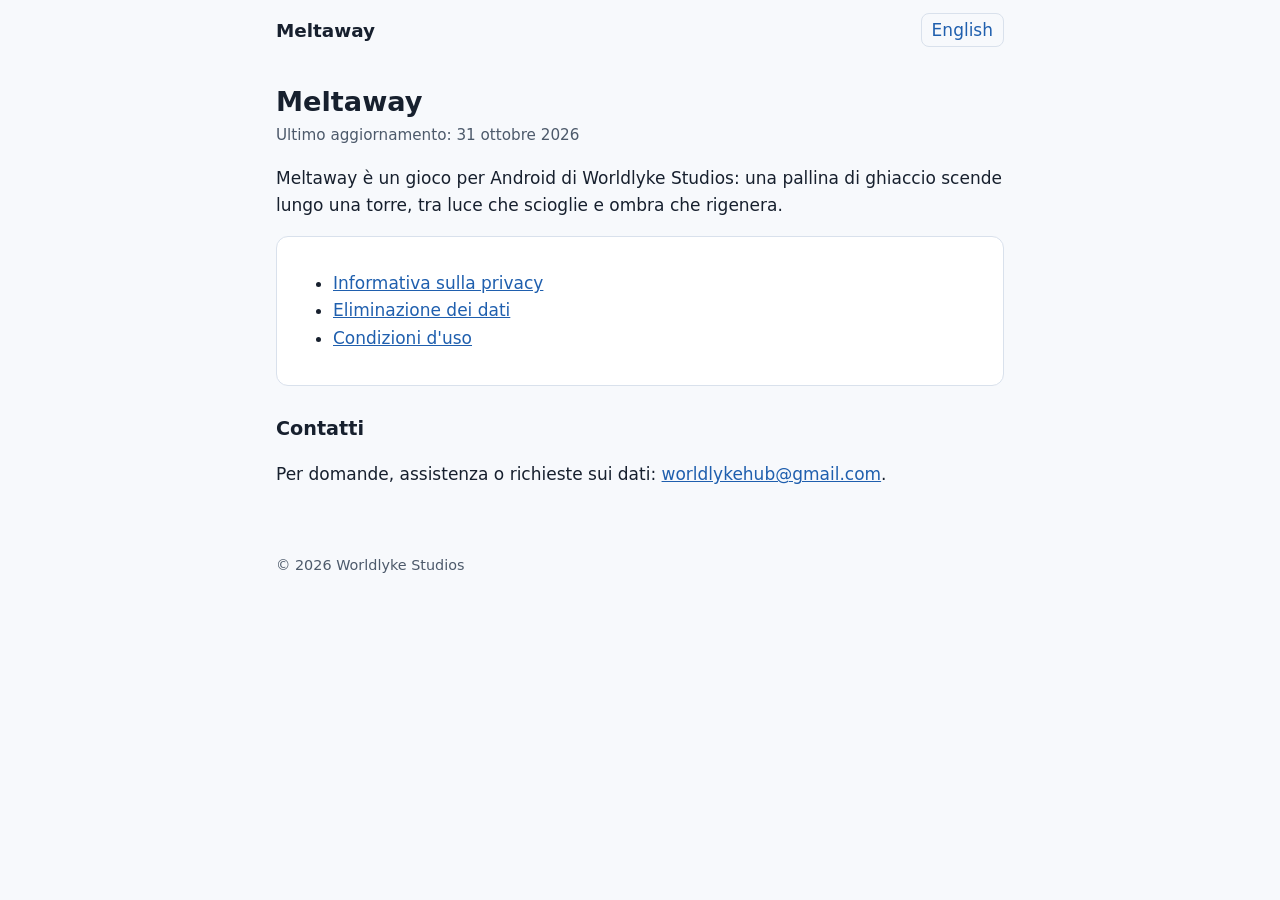
<file: index.html>
<!doctype html>
<html lang="it">
<head>
<meta charset="utf-8">
<meta name="viewport" content="width=device-width, initial-scale=1">
<title>Meltaway</title>
<link rel="stylesheet" href="style.css">
<link rel="alternate" hreflang="en" href="en/">
</head>
<body>
<header class="top">
  <a class="home" href="./">Meltaway</a>
  <nav class="lang"><a href="en/" hreflang="en" lang="en">English</a></nav>
</header>
<main>
  <h1>Meltaway</h1>
  <p class="updated">Ultimo aggiornamento: 31 ottobre 2026</p>
  <p>Meltaway è un gioco per Android di Worldlyke Studios: una pallina di ghiaccio scende lungo una torre, tra luce che scioglie e ombra che rigenera.</p>
  <div class="card">
    <ul>
      <li><a href="privacy/">Informativa sulla privacy</a></li>
      <li><a href="delete-data/">Eliminazione dei dati</a></li>
      <li><a href="terms/">Condizioni d'uso</a></li>
    </ul>
  </div>
  <h2>Contatti</h2>
  <p>Per domande, assistenza o richieste sui dati: <a href="mailto:worldlykehub@gmail.com">worldlykehub@gmail.com</a>.</p>
</main>
<footer>© 2026 Worldlyke Studios</footer>
</body>
</html>
</file>
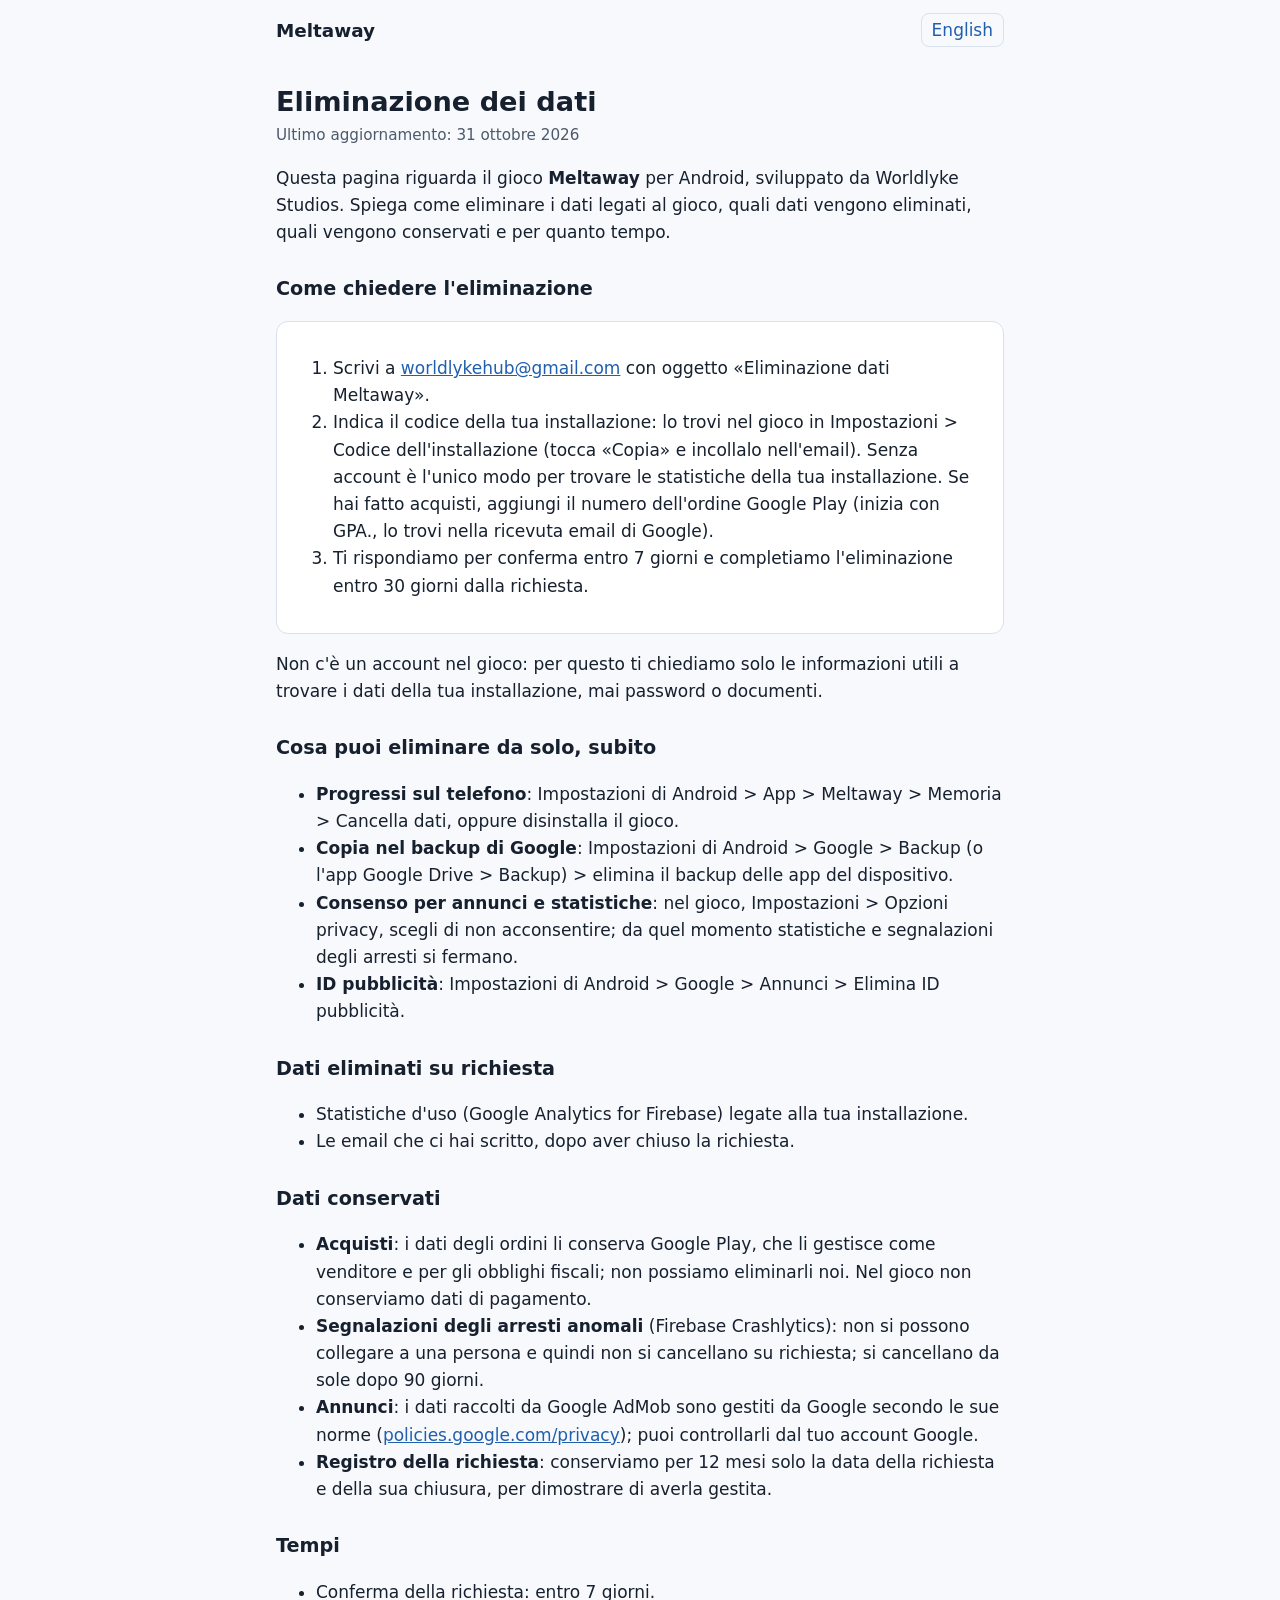
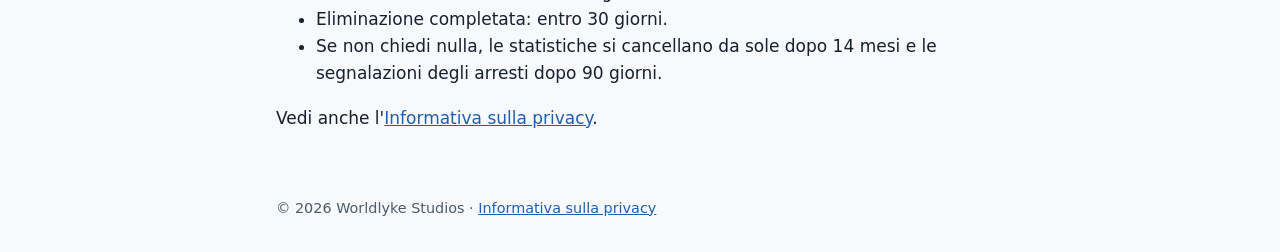
<file: delete-data/index.html>
<!doctype html>
<html lang="it">
<head>
<meta charset="utf-8">
<meta name="viewport" content="width=device-width, initial-scale=1">
<title>Eliminazione dei dati · Meltaway</title>
<link rel="stylesheet" href="../style.css">
<link rel="alternate" hreflang="en" href="../en/delete-data/">
</head>
<body>
<header class="top">
  <a class="home" href="../">Meltaway</a>
  <nav class="lang"><a href="../en/delete-data/" hreflang="en" lang="en">English</a></nav>
</header>
<main>
  <h1>Eliminazione dei dati</h1>
  <p class="updated">Ultimo aggiornamento: 31 ottobre 2026</p>

  <p>Questa pagina riguarda il gioco <strong>Meltaway</strong> per Android, sviluppato da Worldlyke Studios. Spiega come eliminare i dati legati al gioco, quali dati vengono eliminati, quali vengono conservati e per quanto tempo.</p>

  <h2>Come chiedere l'eliminazione</h2>
  <div class="card">
  <ol>
    <li>Scrivi a <a href="mailto:worldlykehub@gmail.com">worldlykehub@gmail.com</a> con oggetto «Eliminazione dati Meltaway».</li>
    <li>Indica il codice della tua installazione: lo trovi nel gioco in Impostazioni &gt; Codice dell'installazione (tocca «Copia» e incollalo nell'email). Senza account è l'unico modo per trovare le statistiche della tua installazione. Se hai fatto acquisti, aggiungi il numero dell'ordine Google Play (inizia con GPA., lo trovi nella ricevuta email di Google).</li>
    <li>Ti rispondiamo per conferma entro 7 giorni e completiamo l'eliminazione entro 30 giorni dalla richiesta.</li>
  </ol>
  </div>
  <p>Non c'è un account nel gioco: per questo ti chiediamo solo le informazioni utili a trovare i dati della tua installazione, mai password o documenti.</p>

  <h2>Cosa puoi eliminare da solo, subito</h2>
  <ul>
    <li><strong>Progressi sul telefono</strong>: Impostazioni di Android &gt; App &gt; Meltaway &gt; Memoria &gt; Cancella dati, oppure disinstalla il gioco.</li>
    <li><strong>Copia nel backup di Google</strong>: Impostazioni di Android &gt; Google &gt; Backup (o l'app Google Drive &gt; Backup) &gt; elimina il backup delle app del dispositivo.</li>
    <li><strong>Consenso per annunci e statistiche</strong>: nel gioco, Impostazioni &gt; Opzioni privacy, scegli di non acconsentire; da quel momento statistiche e segnalazioni degli arresti si fermano.</li>
    <li><strong>ID pubblicità</strong>: Impostazioni di Android &gt; Google &gt; Annunci &gt; Elimina ID pubblicità.</li>
  </ul>

  <h2>Dati eliminati su richiesta</h2>
  <ul>
    <li>Statistiche d'uso (Google Analytics for Firebase) legate alla tua installazione.</li>
    <li>Le email che ci hai scritto, dopo aver chiuso la richiesta.</li>
  </ul>

  <h2>Dati conservati</h2>
  <ul>
    <li><strong>Acquisti</strong>: i dati degli ordini li conserva Google Play, che li gestisce come venditore e per gli obblighi fiscali; non possiamo eliminarli noi. Nel gioco non conserviamo dati di pagamento.</li>
    <li><strong>Segnalazioni degli arresti anomali</strong> (Firebase Crashlytics): non si possono collegare a una persona e quindi non si cancellano su richiesta; si cancellano da sole dopo 90 giorni.</li>
    <li><strong>Annunci</strong>: i dati raccolti da Google AdMob sono gestiti da Google secondo le sue norme (<a href="https://policies.google.com/privacy">policies.google.com/privacy</a>); puoi controllarli dal tuo account Google.</li>
    <li><strong>Registro della richiesta</strong>: conserviamo per 12 mesi solo la data della richiesta e della sua chiusura, per dimostrare di averla gestita.</li>
  </ul>

  <h2>Tempi</h2>
  <ul>
    <li>Conferma della richiesta: entro 7 giorni.</li>
    <li>Eliminazione completata: entro 30 giorni.</li>
    <li>Se non chiedi nulla, le statistiche si cancellano da sole dopo 14 mesi e le segnalazioni degli arresti dopo 90 giorni.</li>
  </ul>

  <p>Vedi anche l'<a href="../privacy/">Informativa sulla privacy</a>.</p>
</main>
<footer>© 2026 Worldlyke Studios · <a href="../privacy/">Informativa sulla privacy</a></footer>
</body>
</html>
</file>
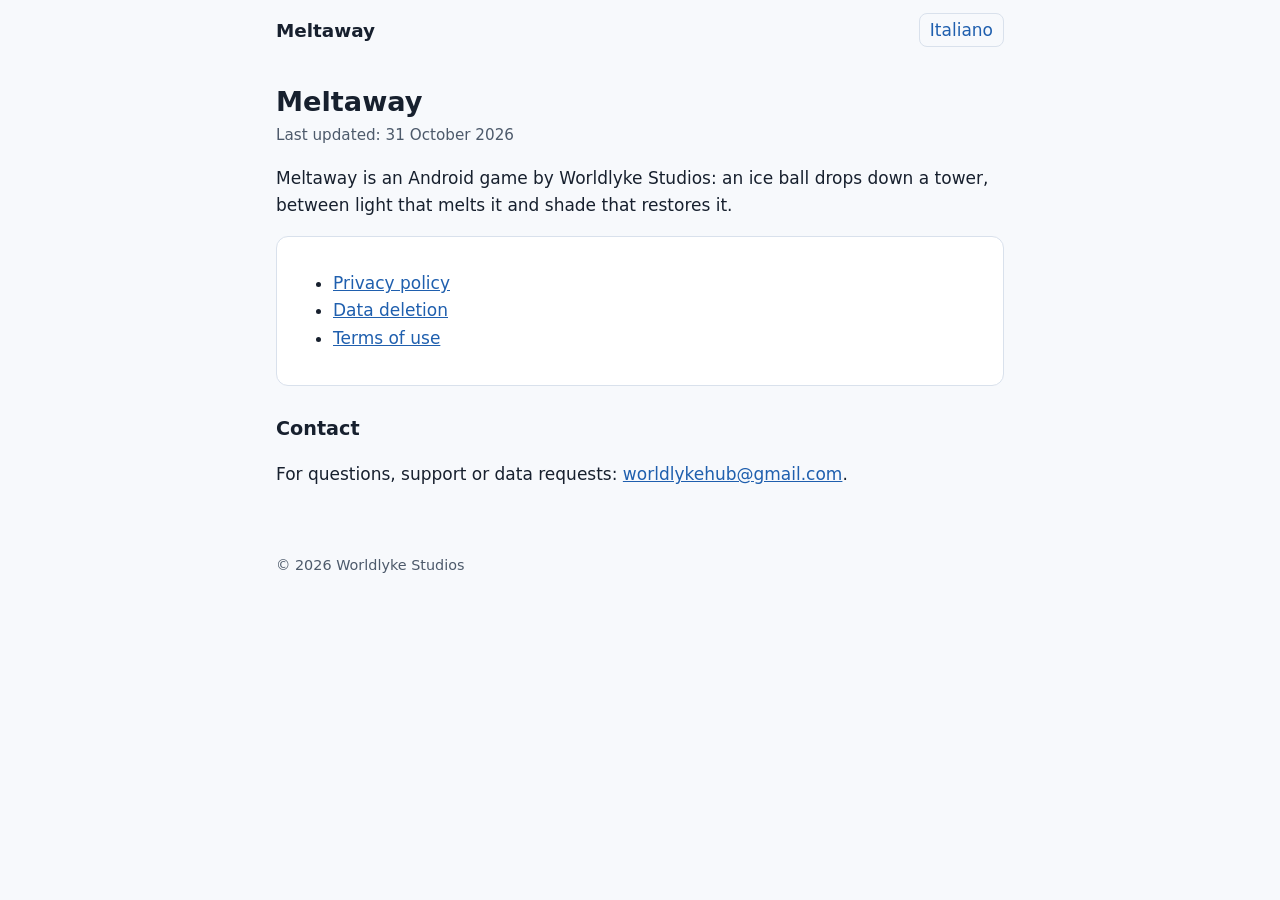
<file: en/index.html>
<!doctype html>
<html lang="en">
<head>
<meta charset="utf-8">
<meta name="viewport" content="width=device-width, initial-scale=1">
<title>Meltaway</title>
<link rel="stylesheet" href="../style.css">
<link rel="alternate" hreflang="it" href="../">
</head>
<body>
<header class="top">
  <a class="home" href="./">Meltaway</a>
  <nav class="lang"><a href="../" hreflang="it" lang="it">Italiano</a></nav>
</header>
<main>
  <h1>Meltaway</h1>
  <p class="updated">Last updated: 31 October 2026</p>
  <p>Meltaway is an Android game by Worldlyke Studios: an ice ball drops down a tower, between light that melts it and shade that restores it.</p>
  <div class="card">
    <ul>
      <li><a href="privacy/">Privacy policy</a></li>
      <li><a href="delete-data/">Data deletion</a></li>
      <li><a href="terms/">Terms of use</a></li>
    </ul>
  </div>
  <h2>Contact</h2>
  <p>For questions, support or data requests: <a href="mailto:worldlykehub@gmail.com">worldlykehub@gmail.com</a>.</p>
</main>
<footer>© 2026 Worldlyke Studios</footer>
</body>
</html>
</file>
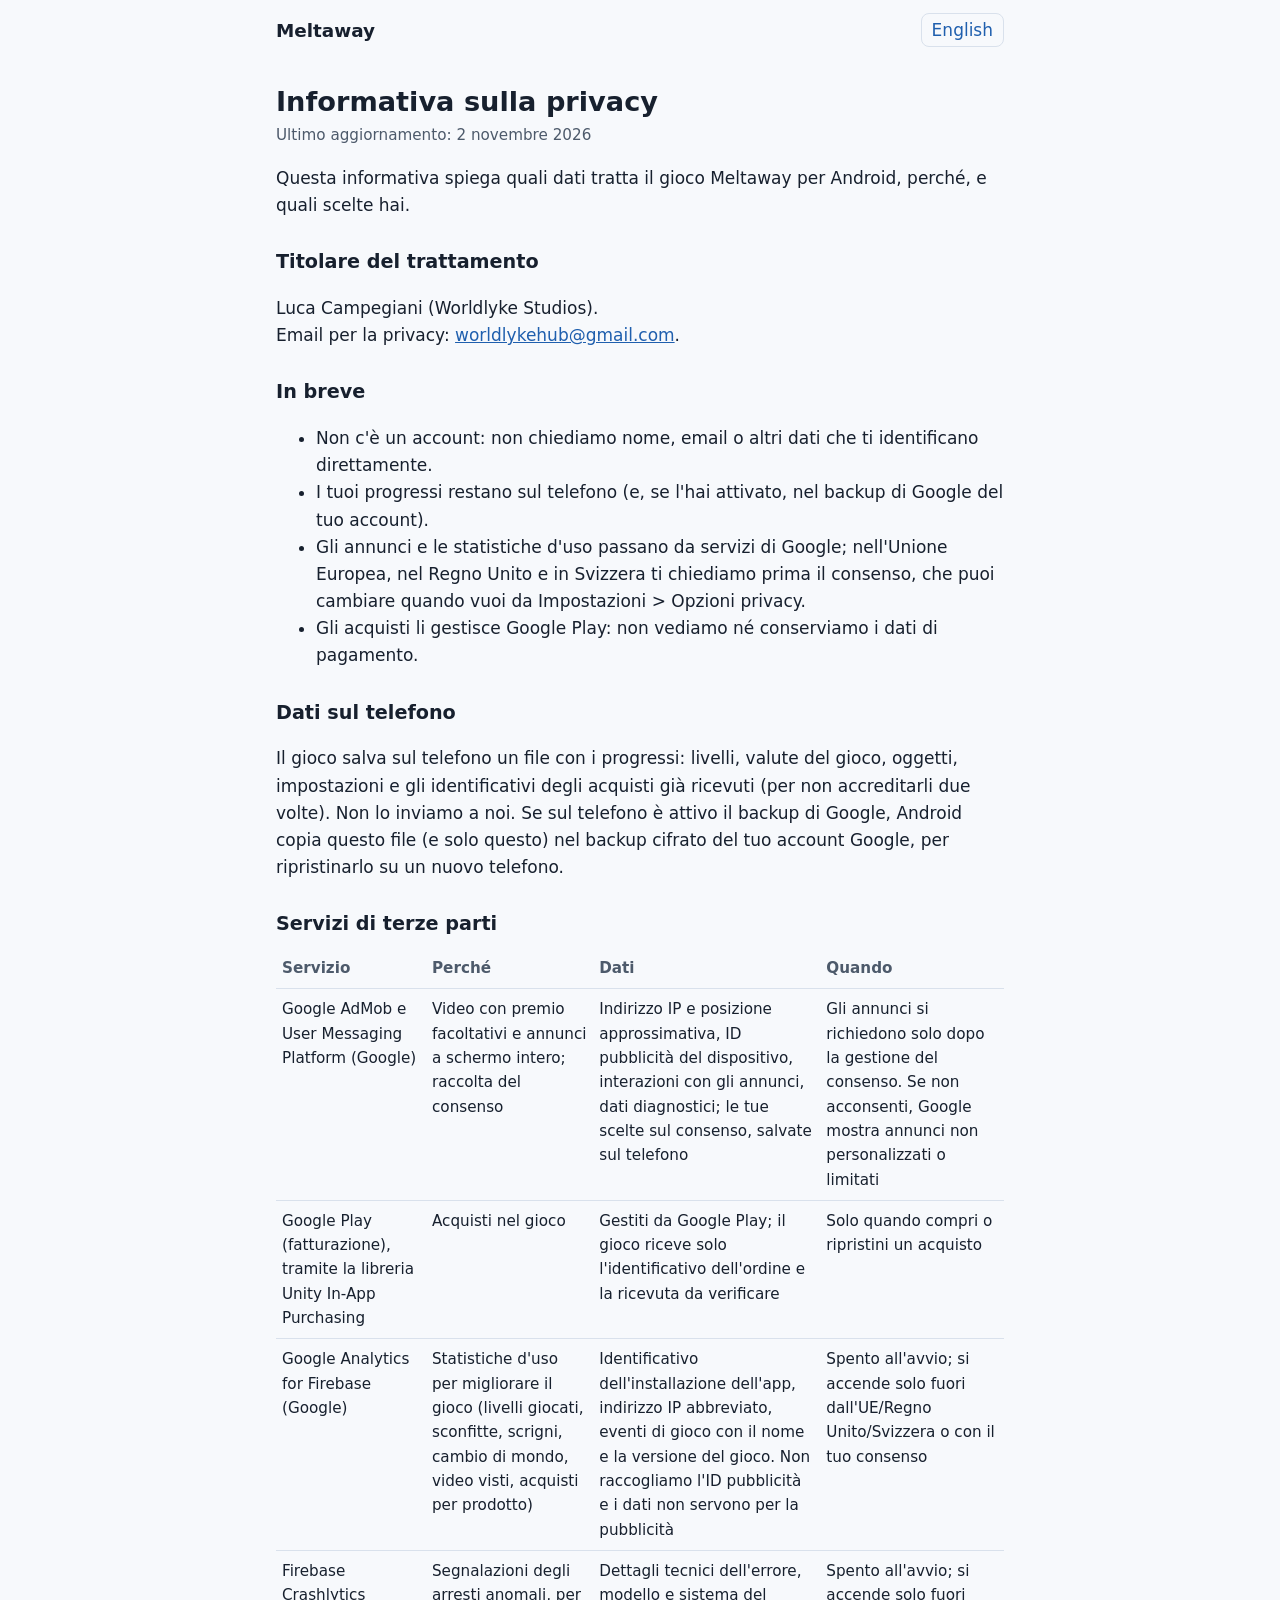
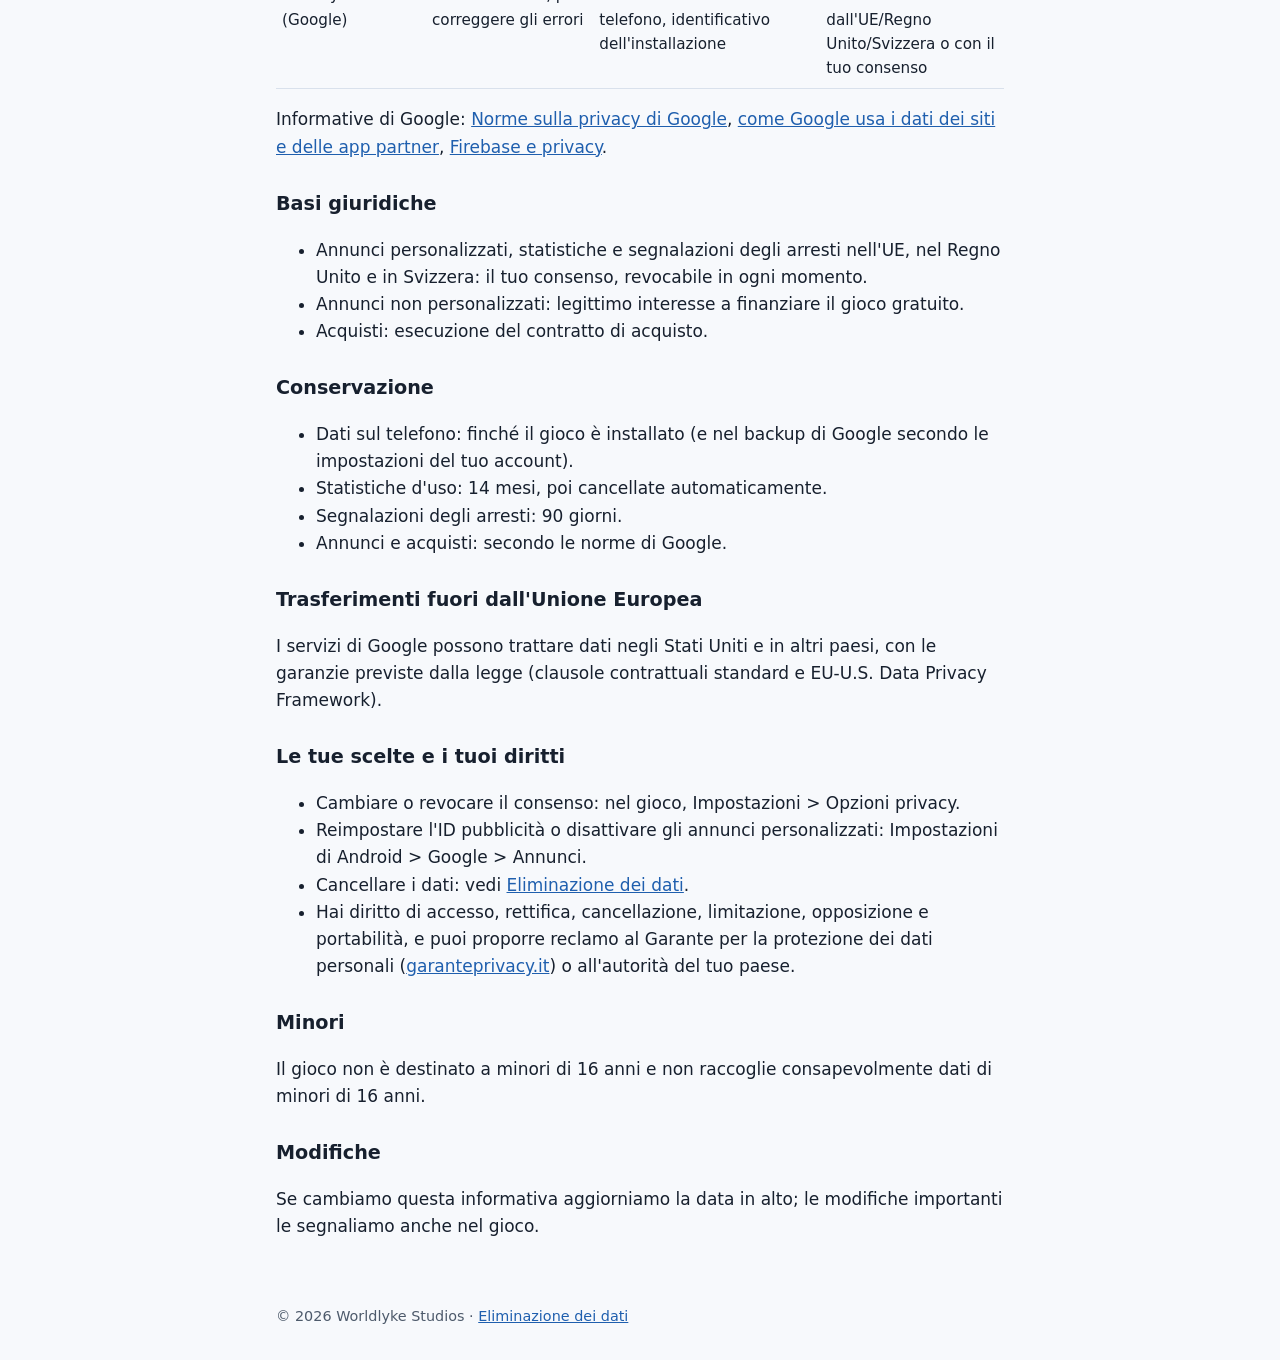
<file: privacy/index.html>
<!doctype html>
<html lang="it">
<head>
<meta charset="utf-8">
<meta name="viewport" content="width=device-width, initial-scale=1">
<title>Informativa sulla privacy · Meltaway</title>
<link rel="stylesheet" href="../style.css">
<link rel="alternate" hreflang="en" href="../en/privacy/">
</head>
<body>
<header class="top">
  <a class="home" href="../">Meltaway</a>
  <nav class="lang"><a href="../en/privacy/" hreflang="en" lang="en">English</a></nav>
</header>
<main>
  <h1>Informativa sulla privacy</h1>
  <p class="updated">Ultimo aggiornamento: 2 novembre 2026</p>

  <p>Questa informativa spiega quali dati tratta il gioco Meltaway per Android, perché, e quali scelte hai.</p>

  <h2>Titolare del trattamento</h2>
  <p>Luca Campegiani (Worldlyke Studios).<br>
  Email per la privacy: <a href="mailto:worldlykehub@gmail.com">worldlykehub@gmail.com</a>.</p>

  <h2>In breve</h2>
  <ul>
    <li>Non c'è un account: non chiediamo nome, email o altri dati che ti identificano direttamente.</li>
    <li>I tuoi progressi restano sul telefono (e, se l'hai attivato, nel backup di Google del tuo account).</li>
    <li>Gli annunci e le statistiche d'uso passano da servizi di Google; nell'Unione Europea, nel Regno Unito e in Svizzera ti chiediamo prima il consenso, che puoi cambiare quando vuoi da Impostazioni &gt; Opzioni privacy.</li>
    <li>Gli acquisti li gestisce Google Play: non vediamo né conserviamo i dati di pagamento.</li>
  </ul>

  <h2>Dati sul telefono</h2>
  <p>Il gioco salva sul telefono un file con i progressi: livelli, valute del gioco, oggetti, impostazioni e gli identificativi degli acquisti già ricevuti (per non accreditarli due volte). Non lo inviamo a noi.
  Se sul telefono è attivo il backup di Google, Android copia questo file (e solo questo) nel backup cifrato del tuo account Google, per ripristinarlo su un nuovo telefono.</p>

  <h2>Servizi di terze parti</h2>
  <div class="table-wrap">
  <table>
    <tr><th>Servizio</th><th>Perché</th><th>Dati</th><th>Quando</th></tr>
    <tr><td>Google AdMob e User Messaging Platform (Google)</td><td>Video con premio facoltativi e annunci a schermo intero; raccolta del consenso</td><td>Indirizzo IP e posizione approssimativa, ID pubblicità del dispositivo, interazioni con gli annunci, dati diagnostici; le tue scelte sul consenso, salvate sul telefono</td><td>Gli annunci si richiedono solo dopo la gestione del consenso. Se non acconsenti, Google mostra annunci non personalizzati o limitati</td></tr>
    <tr><td>Google Play (fatturazione), tramite la libreria Unity In-App Purchasing</td><td>Acquisti nel gioco</td><td>Gestiti da Google Play; il gioco riceve solo l'identificativo dell'ordine e la ricevuta da verificare</td><td>Solo quando compri o ripristini un acquisto</td></tr>
    <tr><td>Google Analytics for Firebase (Google)</td><td>Statistiche d'uso per migliorare il gioco (livelli giocati, sconfitte, scrigni, cambio di mondo, video visti, acquisti per prodotto)</td><td>Identificativo dell'installazione dell'app, indirizzo IP abbreviato, eventi di gioco con il nome e la versione del gioco. Non raccogliamo l'ID pubblicità e i dati non servono per la pubblicità</td><td>Spento all'avvio; si accende solo fuori dall'UE/Regno Unito/Svizzera o con il tuo consenso</td></tr>
    <tr><td>Firebase Crashlytics (Google)</td><td>Segnalazioni degli arresti anomali, per correggere gli errori</td><td>Dettagli tecnici dell'errore, modello e sistema del telefono, identificativo dell'installazione</td><td>Spento all'avvio; si accende solo fuori dall'UE/Regno Unito/Svizzera o con il tuo consenso</td></tr>
  </table>
  </div>
  <p>Informative di Google: <a href="https://policies.google.com/privacy">Norme sulla privacy di Google</a>, <a href="https://policies.google.com/technologies/partner-sites">come Google usa i dati dei siti e delle app partner</a>, <a href="https://firebase.google.com/support/privacy">Firebase e privacy</a>.</p>

  <h2>Basi giuridiche</h2>
  <ul>
    <li>Annunci personalizzati, statistiche e segnalazioni degli arresti nell'UE, nel Regno Unito e in Svizzera: il tuo consenso, revocabile in ogni momento.</li>
    <li>Annunci non personalizzati: legittimo interesse a finanziare il gioco gratuito.</li>
    <li>Acquisti: esecuzione del contratto di acquisto.</li>
  </ul>

  <h2>Conservazione</h2>
  <ul>
    <li>Dati sul telefono: finché il gioco è installato (e nel backup di Google secondo le impostazioni del tuo account).</li>
    <li>Statistiche d'uso: 14 mesi, poi cancellate automaticamente.</li>
    <li>Segnalazioni degli arresti: 90 giorni.</li>
    <li>Annunci e acquisti: secondo le norme di Google.</li>
  </ul>

  <h2>Trasferimenti fuori dall'Unione Europea</h2>
  <p>I servizi di Google possono trattare dati negli Stati Uniti e in altri paesi, con le garanzie previste dalla legge (clausole contrattuali standard e EU-U.S. Data Privacy Framework).</p>

  <h2>Le tue scelte e i tuoi diritti</h2>
  <ul>
    <li>Cambiare o revocare il consenso: nel gioco, Impostazioni &gt; Opzioni privacy.</li>
    <li>Reimpostare l'ID pubblicità o disattivare gli annunci personalizzati: Impostazioni di Android &gt; Google &gt; Annunci.</li>
    <li>Cancellare i dati: vedi <a href="../delete-data/">Eliminazione dei dati</a>.</li>
    <li>Hai diritto di accesso, rettifica, cancellazione, limitazione, opposizione e portabilità, e puoi proporre reclamo al Garante per la protezione dei dati personali (<a href="https://www.garanteprivacy.it">garanteprivacy.it</a>) o all'autorità del tuo paese.</li>
  </ul>

  <h2>Minori</h2>
  <p>Il gioco non è destinato a minori di 16 anni e non raccoglie consapevolmente dati di minori di 16 anni.</p>

  <h2>Modifiche</h2>
  <p>Se cambiamo questa informativa aggiorniamo la data in alto; le modifiche importanti le segnaliamo anche nel gioco.</p>
</main>
<footer>© 2026 Worldlyke Studios · <a href="../delete-data/">Eliminazione dei dati</a></footer>
</body>
</html>
</file>
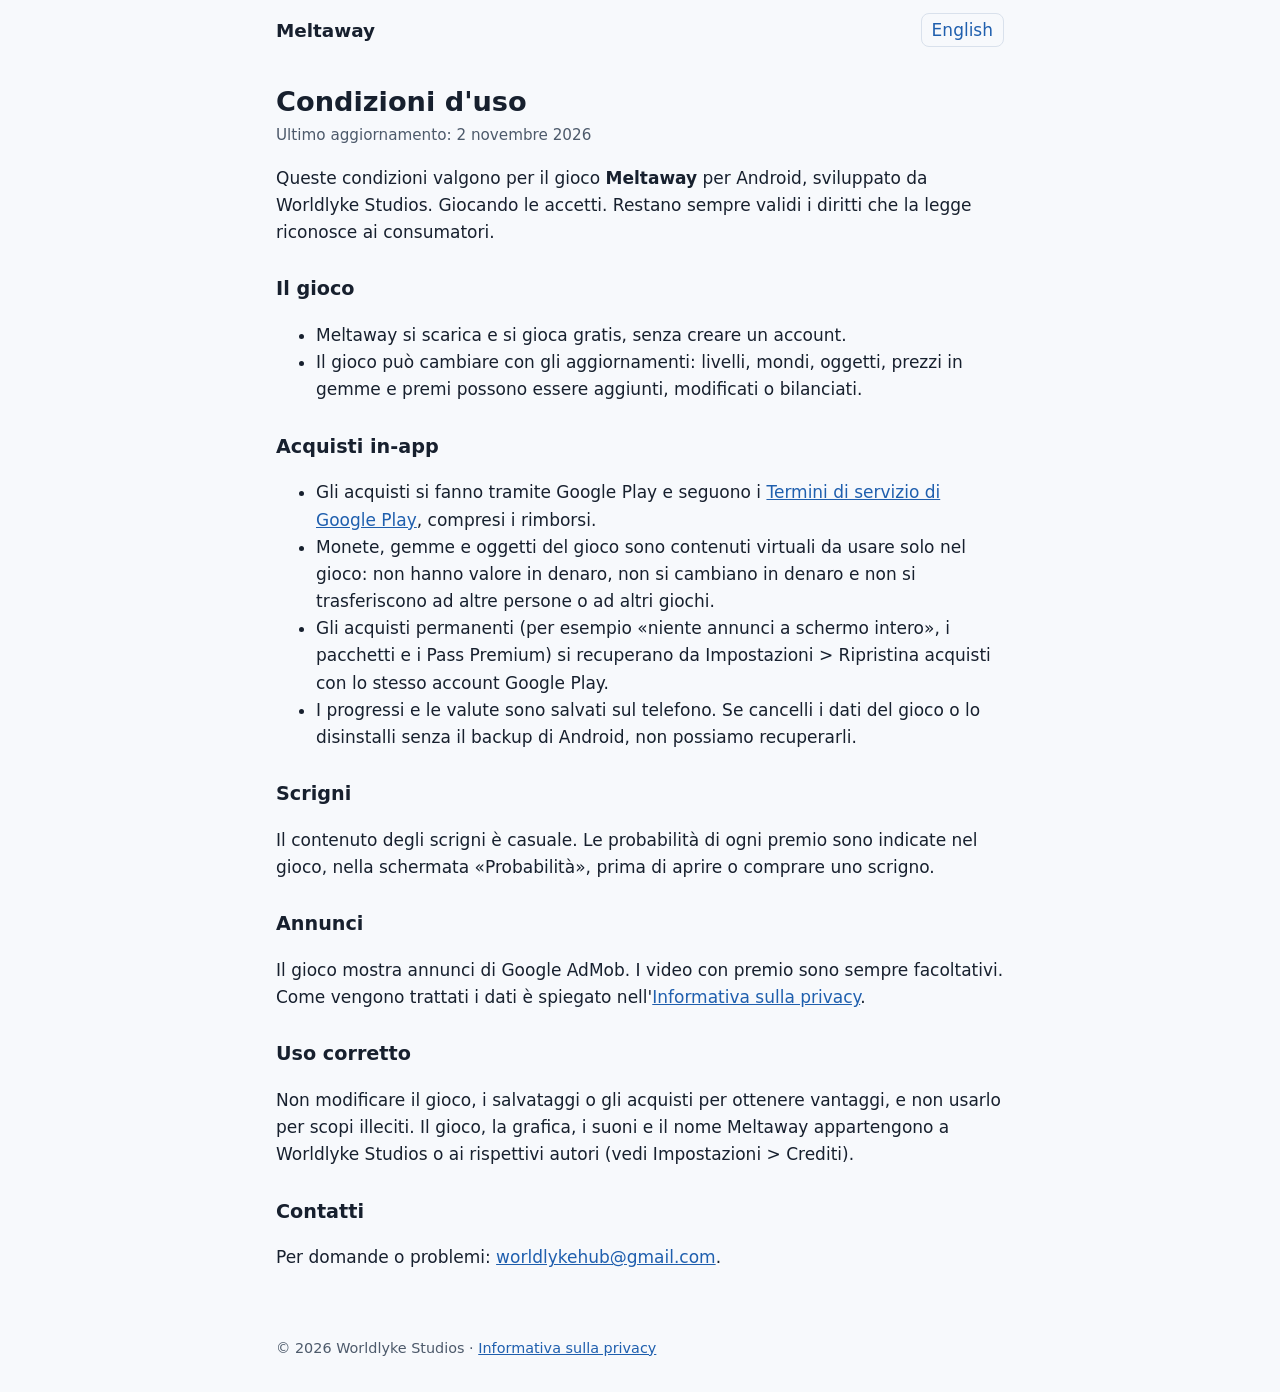
<file: terms/index.html>
<!doctype html>
<html lang="it">
<head>
<meta charset="utf-8">
<meta name="viewport" content="width=device-width, initial-scale=1">
<title>Condizioni d'uso · Meltaway</title>
<link rel="stylesheet" href="../style.css">
<link rel="alternate" hreflang="en" href="../en/terms/">
</head>
<body>
<header class="top">
  <a class="home" href="../">Meltaway</a>
  <nav class="lang"><a href="../en/terms/" hreflang="en" lang="en">English</a></nav>
</header>
<main>
  <h1>Condizioni d'uso</h1>
  <p class="updated">Ultimo aggiornamento: 2 novembre 2026</p>

  <p>Queste condizioni valgono per il gioco <strong>Meltaway</strong> per Android, sviluppato da Worldlyke Studios. Giocando le accetti. Restano sempre validi i diritti che la legge riconosce ai consumatori.</p>

  <h2>Il gioco</h2>
  <ul>
    <li>Meltaway si scarica e si gioca gratis, senza creare un account.</li>
    <li>Il gioco può cambiare con gli aggiornamenti: livelli, mondi, oggetti, prezzi in gemme e premi possono essere aggiunti, modificati o bilanciati.</li>
  </ul>

  <h2>Acquisti in-app</h2>
  <ul>
    <li>Gli acquisti si fanno tramite Google Play e seguono i <a href="https://play.google.com/about/play-terms/">Termini di servizio di Google Play</a>, compresi i rimborsi.</li>
    <li>Monete, gemme e oggetti del gioco sono contenuti virtuali da usare solo nel gioco: non hanno valore in denaro, non si cambiano in denaro e non si trasferiscono ad altre persone o ad altri giochi.</li>
    <li>Gli acquisti permanenti (per esempio «niente annunci a schermo intero», i pacchetti e i Pass Premium) si recuperano da Impostazioni &gt; Ripristina acquisti con lo stesso account Google Play.</li>
    <li>I progressi e le valute sono salvati sul telefono. Se cancelli i dati del gioco o lo disinstalli senza il backup di Android, non possiamo recuperarli.</li>
  </ul>

  <h2>Scrigni</h2>
  <p>Il contenuto degli scrigni è casuale. Le probabilità di ogni premio sono indicate nel gioco, nella schermata «Probabilità», prima di aprire o comprare uno scrigno.</p>

  <h2>Annunci</h2>
  <p>Il gioco mostra annunci di Google AdMob. I video con premio sono sempre facoltativi. Come vengono trattati i dati è spiegato nell'<a href="../privacy/">Informativa sulla privacy</a>.</p>

  <h2>Uso corretto</h2>
  <p>Non modificare il gioco, i salvataggi o gli acquisti per ottenere vantaggi, e non usarlo per scopi illeciti. Il gioco, la grafica, i suoni e il nome Meltaway appartengono a Worldlyke Studios o ai rispettivi autori (vedi Impostazioni &gt; Crediti).</p>

  <h2>Contatti</h2>
  <p>Per domande o problemi: <a href="mailto:worldlykehub@gmail.com">worldlykehub@gmail.com</a>.</p>
</main>
<footer>© 2026 Worldlyke Studios · <a href="../privacy/">Informativa sulla privacy</a></footer>
</body>
</html>
</file>
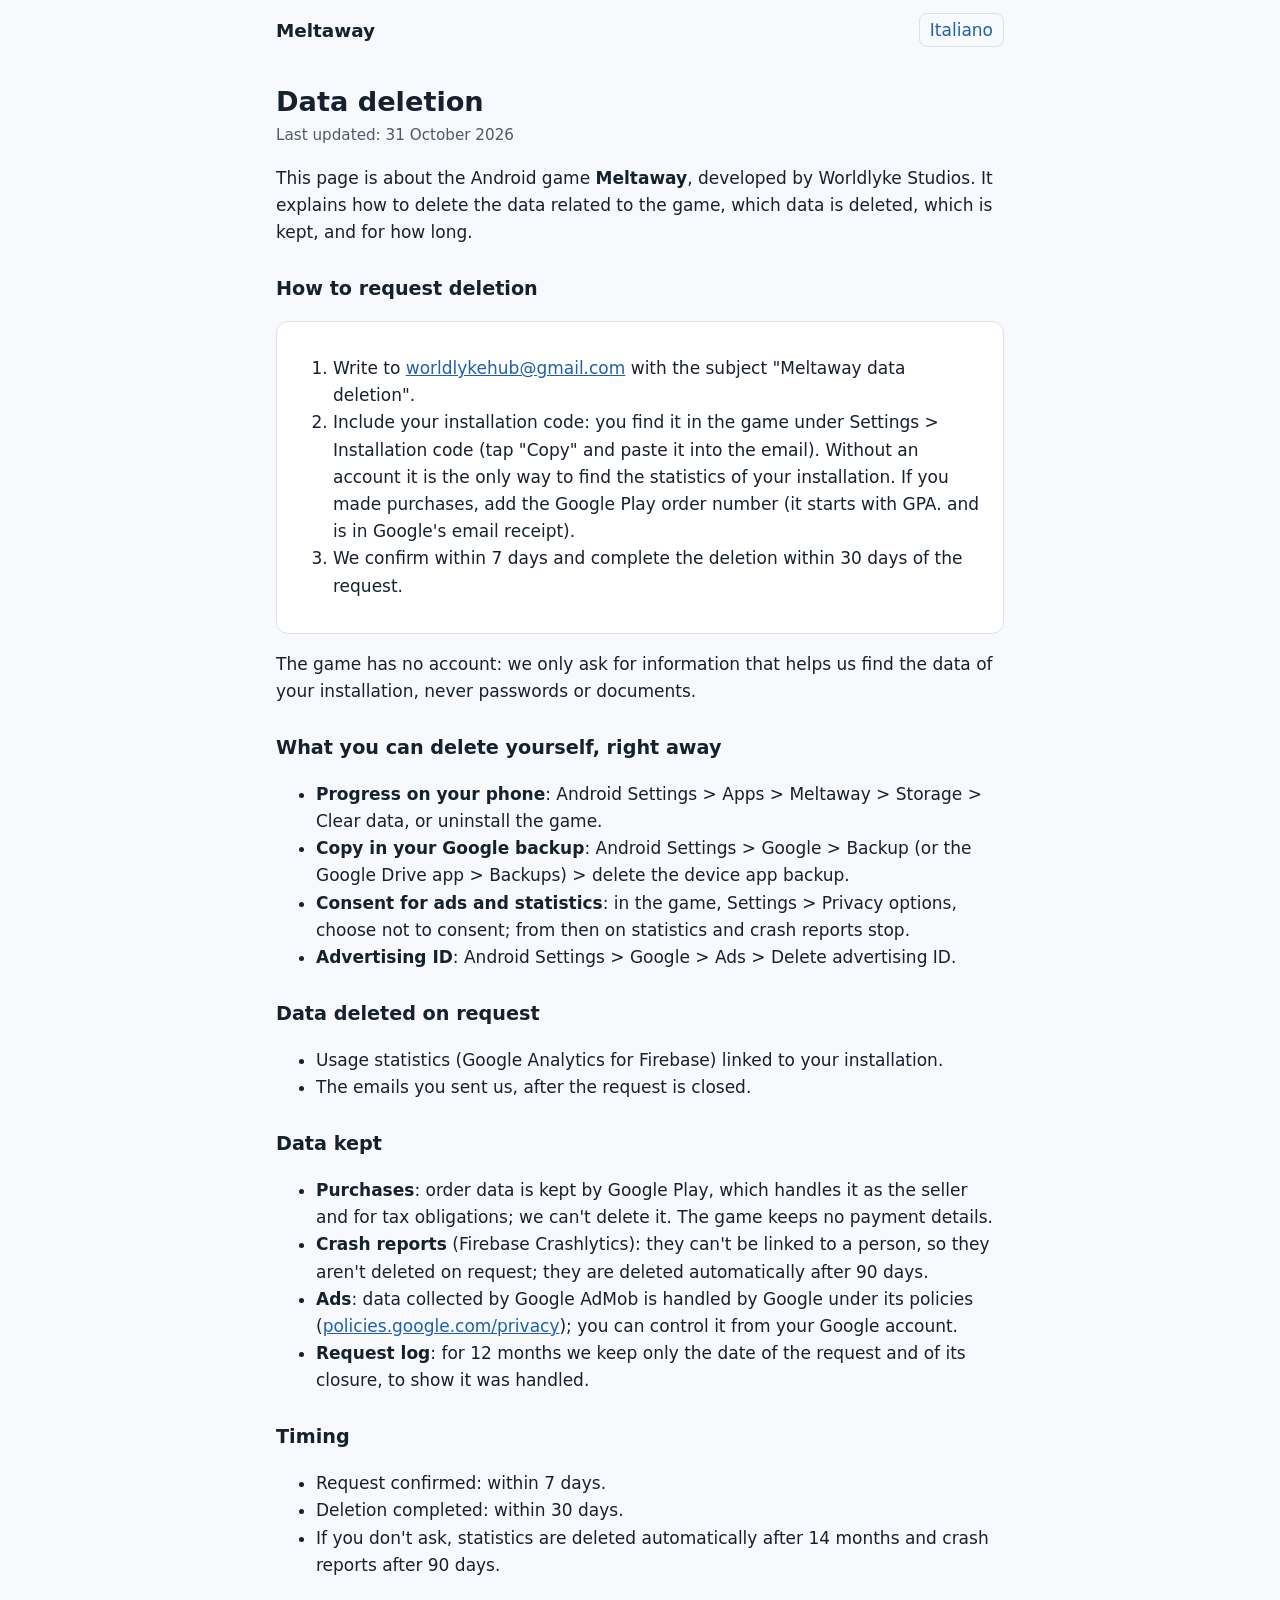
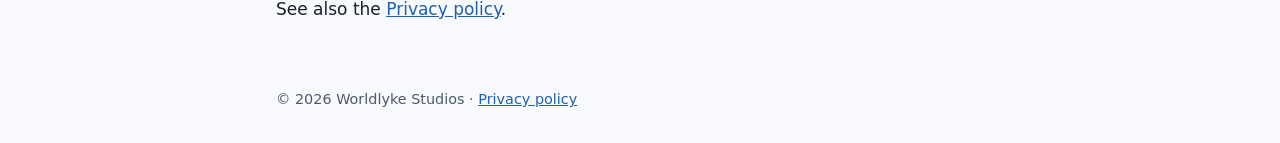
<file: en/delete-data/index.html>
<!doctype html>
<html lang="en">
<head>
<meta charset="utf-8">
<meta name="viewport" content="width=device-width, initial-scale=1">
<title>Data deletion · Meltaway</title>
<link rel="stylesheet" href="../../style.css">
<link rel="alternate" hreflang="it" href="../../delete-data/">
</head>
<body>
<header class="top">
  <a class="home" href="../">Meltaway</a>
  <nav class="lang"><a href="../../delete-data/" hreflang="it" lang="it">Italiano</a></nav>
</header>
<main>
  <h1>Data deletion</h1>
  <p class="updated">Last updated: 31 October 2026</p>

  <p>This page is about the Android game <strong>Meltaway</strong>, developed by Worldlyke Studios. It explains how to delete the data related to the game, which data is deleted, which is kept, and for how long.</p>

  <h2>How to request deletion</h2>
  <div class="card">
  <ol>
    <li>Write to <a href="mailto:worldlykehub@gmail.com">worldlykehub@gmail.com</a> with the subject "Meltaway data deletion".</li>
    <li>Include your installation code: you find it in the game under Settings &gt; Installation code (tap "Copy" and paste it into the email). Without an account it is the only way to find the statistics of your installation. If you made purchases, add the Google Play order number (it starts with GPA. and is in Google's email receipt).</li>
    <li>We confirm within 7 days and complete the deletion within 30 days of the request.</li>
  </ol>
  </div>
  <p>The game has no account: we only ask for information that helps us find the data of your installation, never passwords or documents.</p>

  <h2>What you can delete yourself, right away</h2>
  <ul>
    <li><strong>Progress on your phone</strong>: Android Settings &gt; Apps &gt; Meltaway &gt; Storage &gt; Clear data, or uninstall the game.</li>
    <li><strong>Copy in your Google backup</strong>: Android Settings &gt; Google &gt; Backup (or the Google Drive app &gt; Backups) &gt; delete the device app backup.</li>
    <li><strong>Consent for ads and statistics</strong>: in the game, Settings &gt; Privacy options, choose not to consent; from then on statistics and crash reports stop.</li>
    <li><strong>Advertising ID</strong>: Android Settings &gt; Google &gt; Ads &gt; Delete advertising ID.</li>
  </ul>

  <h2>Data deleted on request</h2>
  <ul>
    <li>Usage statistics (Google Analytics for Firebase) linked to your installation.</li>
    <li>The emails you sent us, after the request is closed.</li>
  </ul>

  <h2>Data kept</h2>
  <ul>
    <li><strong>Purchases</strong>: order data is kept by Google Play, which handles it as the seller and for tax obligations; we can't delete it. The game keeps no payment details.</li>
    <li><strong>Crash reports</strong> (Firebase Crashlytics): they can't be linked to a person, so they aren't deleted on request; they are deleted automatically after 90 days.</li>
    <li><strong>Ads</strong>: data collected by Google AdMob is handled by Google under its policies (<a href="https://policies.google.com/privacy">policies.google.com/privacy</a>); you can control it from your Google account.</li>
    <li><strong>Request log</strong>: for 12 months we keep only the date of the request and of its closure, to show it was handled.</li>
  </ul>

  <h2>Timing</h2>
  <ul>
    <li>Request confirmed: within 7 days.</li>
    <li>Deletion completed: within 30 days.</li>
    <li>If you don't ask, statistics are deleted automatically after 14 months and crash reports after 90 days.</li>
  </ul>

  <p>See also the <a href="../privacy/">Privacy policy</a>.</p>
</main>
<footer>© 2026 Worldlyke Studios · <a href="../privacy/">Privacy policy</a></footer>
</body>
</html>
</file>
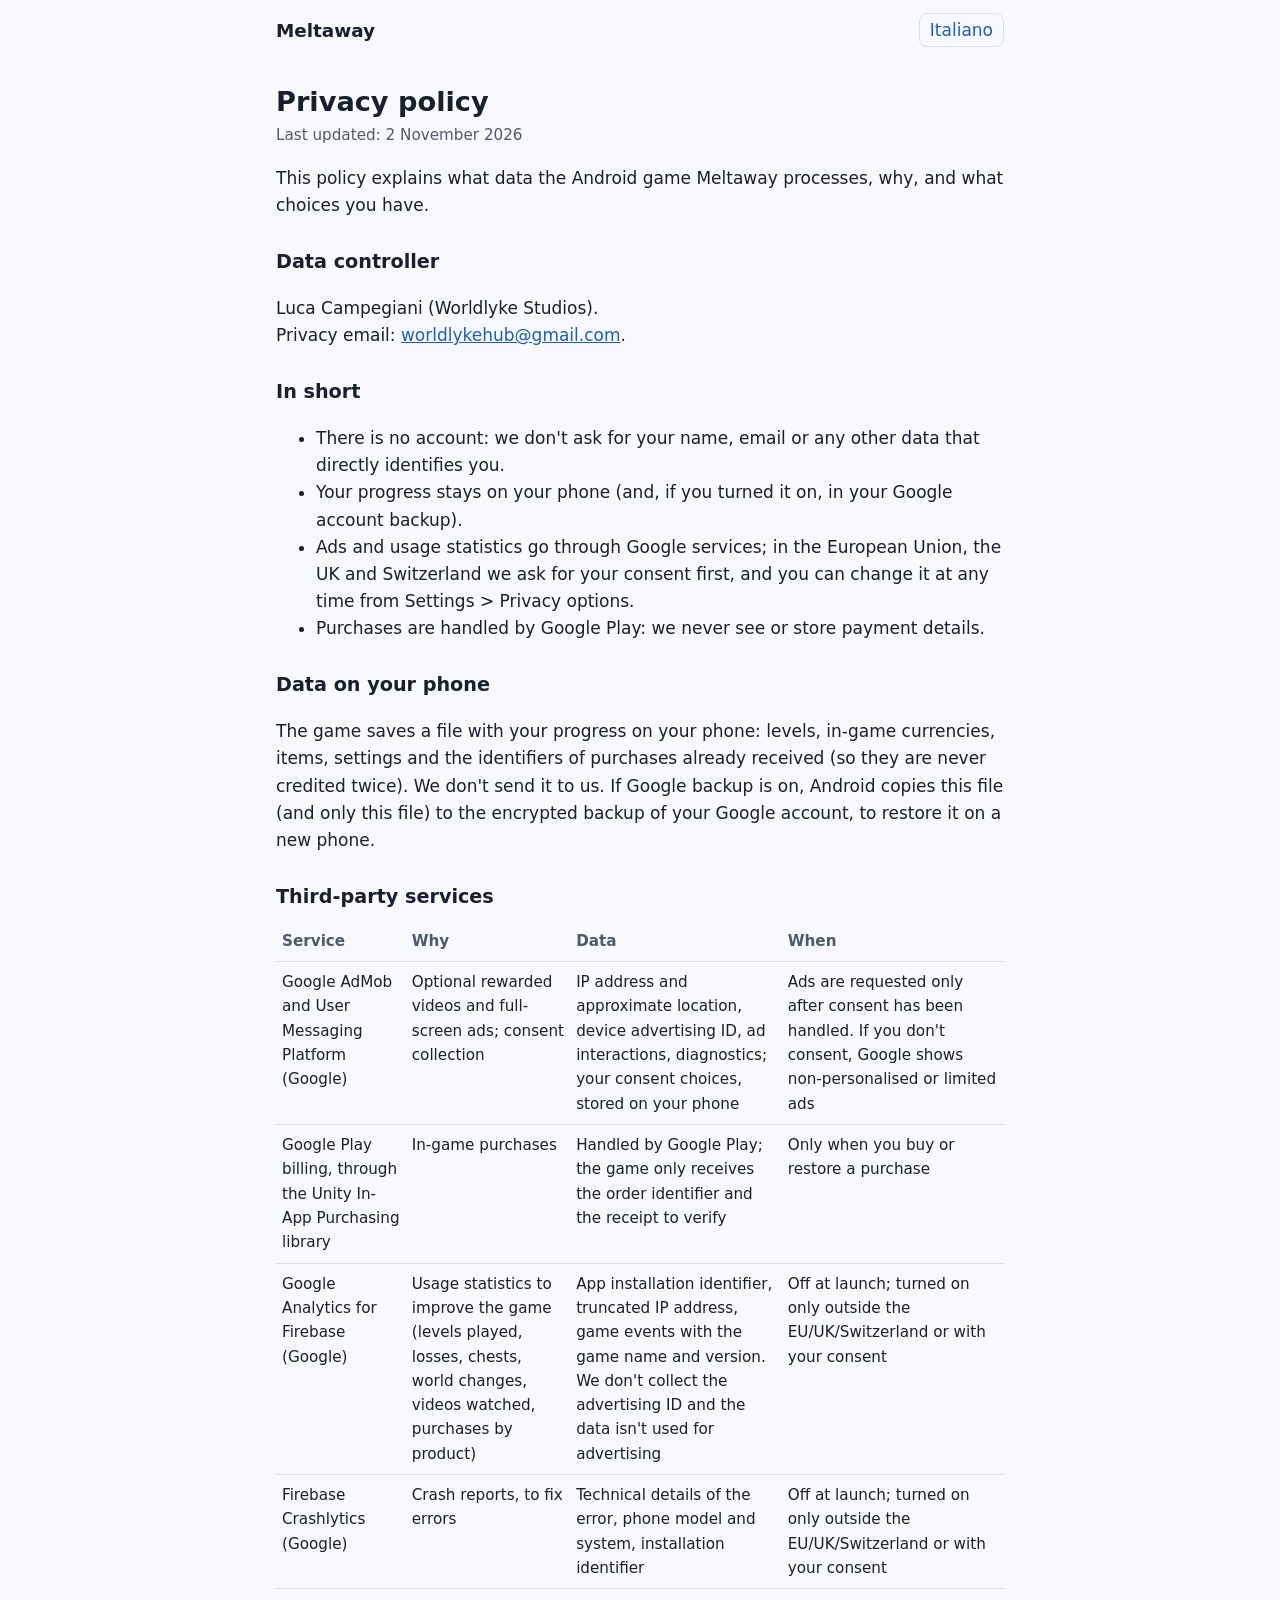
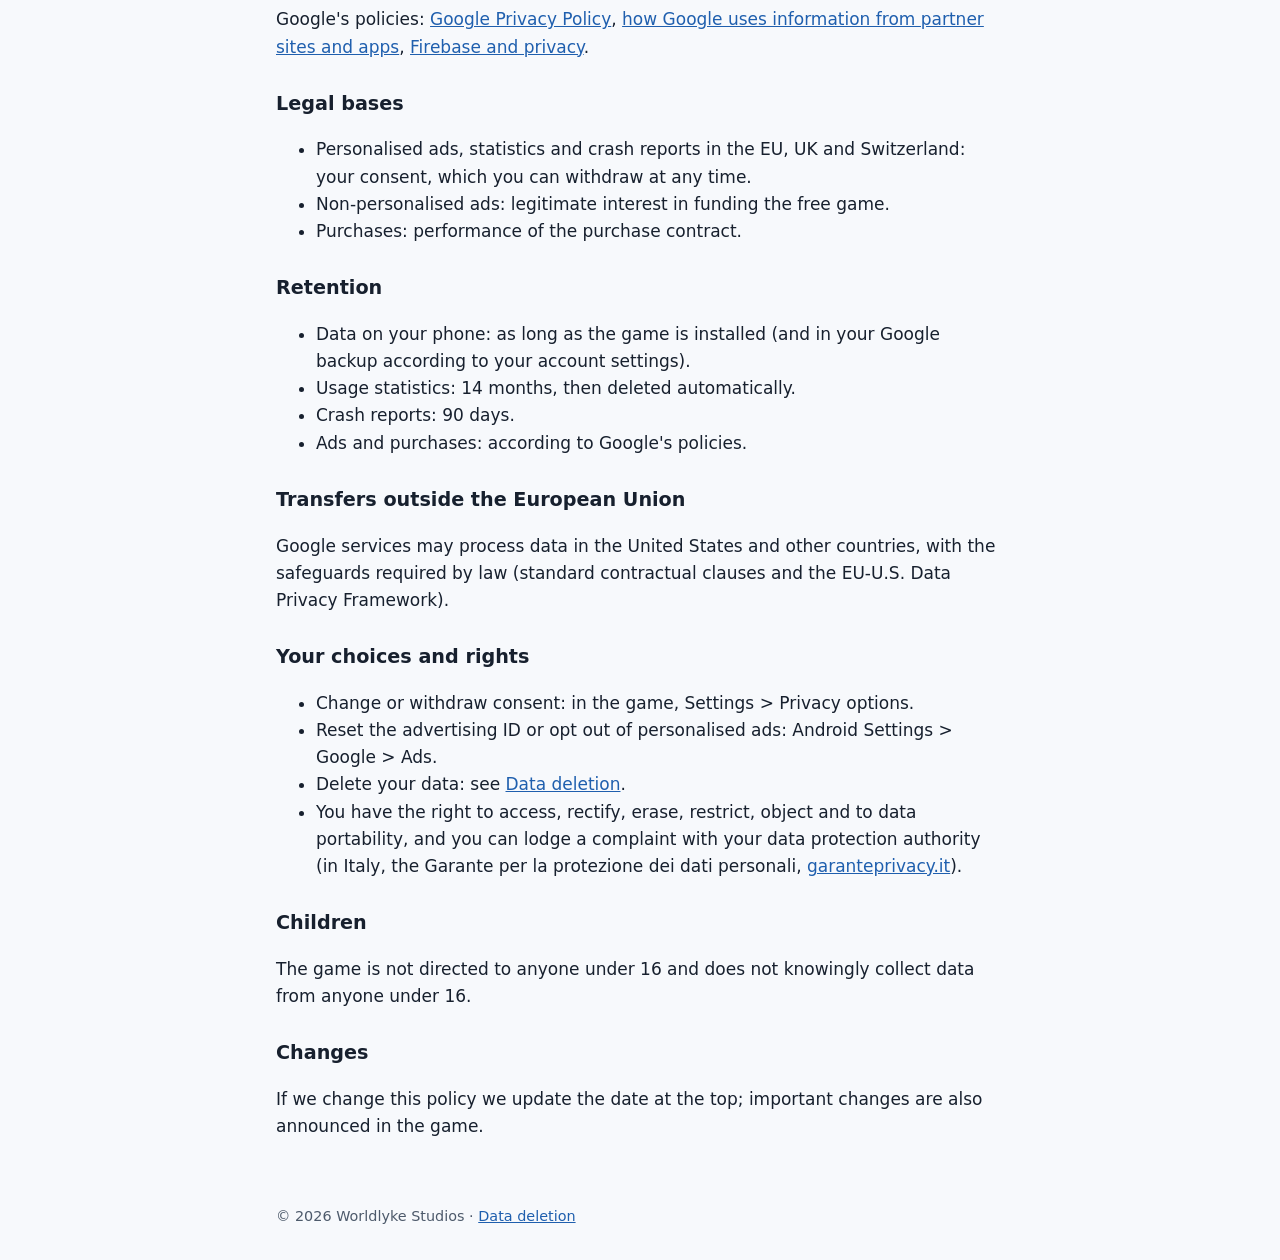
<file: en/privacy/index.html>
<!doctype html>
<html lang="en">
<head>
<meta charset="utf-8">
<meta name="viewport" content="width=device-width, initial-scale=1">
<title>Privacy policy · Meltaway</title>
<link rel="stylesheet" href="../../style.css">
<link rel="alternate" hreflang="it" href="../../privacy/">
</head>
<body>
<header class="top">
  <a class="home" href="../">Meltaway</a>
  <nav class="lang"><a href="../../privacy/" hreflang="it" lang="it">Italiano</a></nav>
</header>
<main>
  <h1>Privacy policy</h1>
  <p class="updated">Last updated: 2 November 2026</p>

  <p>This policy explains what data the Android game Meltaway processes, why, and what choices you have.</p>

  <h2>Data controller</h2>
  <p>Luca Campegiani (Worldlyke Studios).<br>
  Privacy email: <a href="mailto:worldlykehub@gmail.com">worldlykehub@gmail.com</a>.</p>

  <h2>In short</h2>
  <ul>
    <li>There is no account: we don't ask for your name, email or any other data that directly identifies you.</li>
    <li>Your progress stays on your phone (and, if you turned it on, in your Google account backup).</li>
    <li>Ads and usage statistics go through Google services; in the European Union, the UK and Switzerland we ask for your consent first, and you can change it at any time from Settings &gt; Privacy options.</li>
    <li>Purchases are handled by Google Play: we never see or store payment details.</li>
  </ul>

  <h2>Data on your phone</h2>
  <p>The game saves a file with your progress on your phone: levels, in-game currencies, items, settings and the identifiers of purchases already received (so they are never credited twice). We don't send it to us.
  If Google backup is on, Android copies this file (and only this file) to the encrypted backup of your Google account, to restore it on a new phone.</p>

  <h2>Third-party services</h2>
  <div class="table-wrap">
  <table>
    <tr><th>Service</th><th>Why</th><th>Data</th><th>When</th></tr>
    <tr><td>Google AdMob and User Messaging Platform (Google)</td><td>Optional rewarded videos and full-screen ads; consent collection</td><td>IP address and approximate location, device advertising ID, ad interactions, diagnostics; your consent choices, stored on your phone</td><td>Ads are requested only after consent has been handled. If you don't consent, Google shows non-personalised or limited ads</td></tr>
    <tr><td>Google Play billing, through the Unity In-App Purchasing library</td><td>In-game purchases</td><td>Handled by Google Play; the game only receives the order identifier and the receipt to verify</td><td>Only when you buy or restore a purchase</td></tr>
    <tr><td>Google Analytics for Firebase (Google)</td><td>Usage statistics to improve the game (levels played, losses, chests, world changes, videos watched, purchases by product)</td><td>App installation identifier, truncated IP address, game events with the game name and version. We don't collect the advertising ID and the data isn't used for advertising</td><td>Off at launch; turned on only outside the EU/UK/Switzerland or with your consent</td></tr>
    <tr><td>Firebase Crashlytics (Google)</td><td>Crash reports, to fix errors</td><td>Technical details of the error, phone model and system, installation identifier</td><td>Off at launch; turned on only outside the EU/UK/Switzerland or with your consent</td></tr>
  </table>
  </div>
  <p>Google's policies: <a href="https://policies.google.com/privacy">Google Privacy Policy</a>, <a href="https://policies.google.com/technologies/partner-sites">how Google uses information from partner sites and apps</a>, <a href="https://firebase.google.com/support/privacy">Firebase and privacy</a>.</p>

  <h2>Legal bases</h2>
  <ul>
    <li>Personalised ads, statistics and crash reports in the EU, UK and Switzerland: your consent, which you can withdraw at any time.</li>
    <li>Non-personalised ads: legitimate interest in funding the free game.</li>
    <li>Purchases: performance of the purchase contract.</li>
  </ul>

  <h2>Retention</h2>
  <ul>
    <li>Data on your phone: as long as the game is installed (and in your Google backup according to your account settings).</li>
    <li>Usage statistics: 14 months, then deleted automatically.</li>
    <li>Crash reports: 90 days.</li>
    <li>Ads and purchases: according to Google's policies.</li>
  </ul>

  <h2>Transfers outside the European Union</h2>
  <p>Google services may process data in the United States and other countries, with the safeguards required by law (standard contractual clauses and the EU-U.S. Data Privacy Framework).</p>

  <h2>Your choices and rights</h2>
  <ul>
    <li>Change or withdraw consent: in the game, Settings &gt; Privacy options.</li>
    <li>Reset the advertising ID or opt out of personalised ads: Android Settings &gt; Google &gt; Ads.</li>
    <li>Delete your data: see <a href="../delete-data/">Data deletion</a>.</li>
    <li>You have the right to access, rectify, erase, restrict, object and to data portability, and you can lodge a complaint with your data protection authority (in Italy, the Garante per la protezione dei dati personali, <a href="https://www.garanteprivacy.it">garanteprivacy.it</a>).</li>
  </ul>

  <h2>Children</h2>
  <p>The game is not directed to anyone under 16 and does not knowingly collect data from anyone under 16.</p>

  <h2>Changes</h2>
  <p>If we change this policy we update the date at the top; important changes are also announced in the game.</p>
</main>
<footer>© 2026 Worldlyke Studios · <a href="../delete-data/">Data deletion</a></footer>
</body>
</html>
</file>
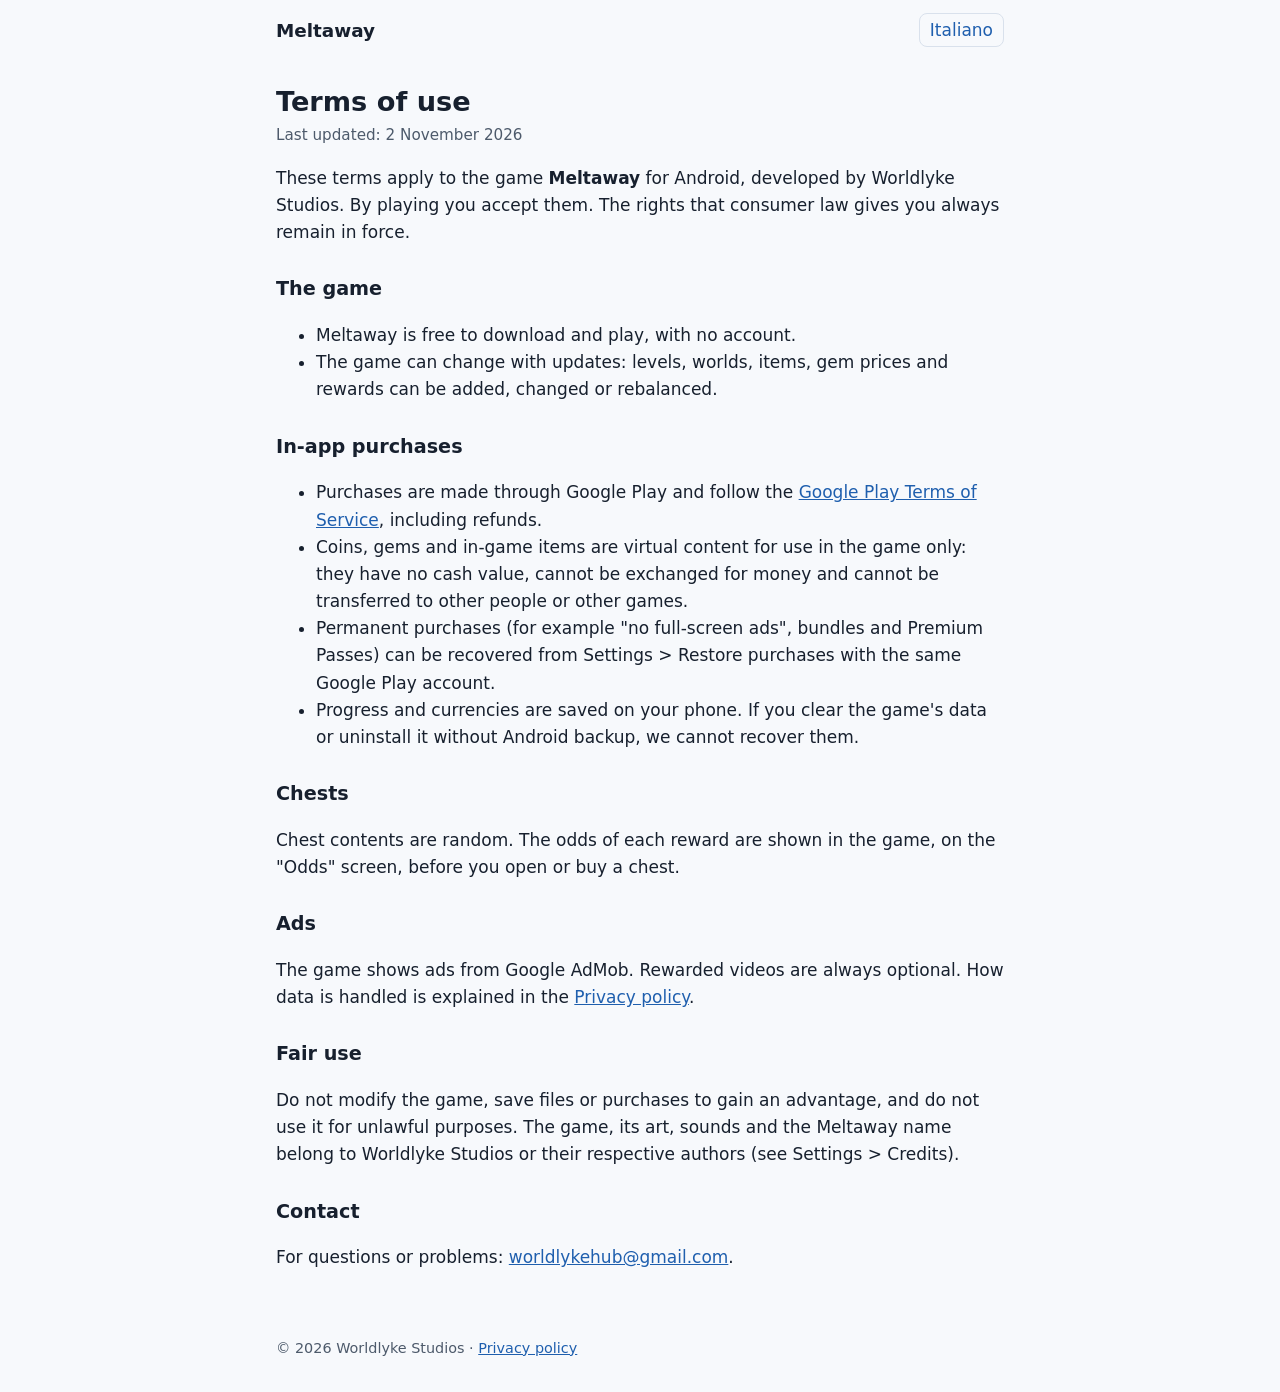
<file: en/terms/index.html>
<!doctype html>
<html lang="en">
<head>
<meta charset="utf-8">
<meta name="viewport" content="width=device-width, initial-scale=1">
<title>Terms of use · Meltaway</title>
<link rel="stylesheet" href="../../style.css">
<link rel="alternate" hreflang="it" href="../../terms/">
</head>
<body>
<header class="top">
  <a class="home" href="../">Meltaway</a>
  <nav class="lang"><a href="../../terms/" hreflang="it" lang="it">Italiano</a></nav>
</header>
<main>
  <h1>Terms of use</h1>
  <p class="updated">Last updated: 2 November 2026</p>

  <p>These terms apply to the game <strong>Meltaway</strong> for Android, developed by Worldlyke Studios. By playing you accept them. The rights that consumer law gives you always remain in force.</p>

  <h2>The game</h2>
  <ul>
    <li>Meltaway is free to download and play, with no account.</li>
    <li>The game can change with updates: levels, worlds, items, gem prices and rewards can be added, changed or rebalanced.</li>
  </ul>

  <h2>In-app purchases</h2>
  <ul>
    <li>Purchases are made through Google Play and follow the <a href="https://play.google.com/about/play-terms/">Google Play Terms of Service</a>, including refunds.</li>
    <li>Coins, gems and in-game items are virtual content for use in the game only: they have no cash value, cannot be exchanged for money and cannot be transferred to other people or other games.</li>
    <li>Permanent purchases (for example "no full-screen ads", bundles and Premium Passes) can be recovered from Settings &gt; Restore purchases with the same Google Play account.</li>
    <li>Progress and currencies are saved on your phone. If you clear the game's data or uninstall it without Android backup, we cannot recover them.</li>
  </ul>

  <h2>Chests</h2>
  <p>Chest contents are random. The odds of each reward are shown in the game, on the "Odds" screen, before you open or buy a chest.</p>

  <h2>Ads</h2>
  <p>The game shows ads from Google AdMob. Rewarded videos are always optional. How data is handled is explained in the <a href="../privacy/">Privacy policy</a>.</p>

  <h2>Fair use</h2>
  <p>Do not modify the game, save files or purchases to gain an advantage, and do not use it for unlawful purposes. The game, its art, sounds and the Meltaway name belong to Worldlyke Studios or their respective authors (see Settings &gt; Credits).</p>

  <h2>Contact</h2>
  <p>For questions or problems: <a href="mailto:worldlykehub@gmail.com">worldlykehub@gmail.com</a>.</p>
</main>
<footer>© 2026 Worldlyke Studios · <a href="../privacy/">Privacy policy</a></footer>
</body>
</html>
</file>
<file: style.css>
/* Meltaway: pagine informative. Un solo foglio di stile, nessuno script. */
:root {
  --bg: #f7f9fc;
  --text: #17202e;
  --muted: #4d5a6b;
  --accent: #1f5fae;
  --card: #ffffff;
  --border: #d9e1ec;
  --todo-bg: #ffe066;
  --todo-text: #3a2a00;
}
@media (prefers-color-scheme: dark) {
  :root {
    --bg: #0e1522;
    --text: #e8eef7;
    --muted: #a9b6c8;
    --accent: #8cc2ff;
    --card: #162033;
    --border: #2a3953;
  }
}
* { box-sizing: border-box; }
html { -webkit-text-size-adjust: 100%; }
body {
  margin: 0;
  background: var(--bg);
  color: var(--text);
  font: 17px/1.6 system-ui, -apple-system, "Segoe UI", Roboto, sans-serif;
}
main { max-width: 760px; margin: 0 auto; padding: 16px 16px 48px; }
header.top {
  display: flex; justify-content: space-between; align-items: center; gap: 12px;
  max-width: 760px; margin: 0 auto; padding: 16px;
}
header.top a.home { font-weight: 700; color: var(--text); text-decoration: none; font-size: 1.15rem; }
nav.lang a { padding: 6px 10px; border: 1px solid var(--border); border-radius: 8px; text-decoration: none; }
h1 { font-size: 1.7rem; line-height: 1.25; margin: 8px 0 4px; }
h2 { font-size: 1.2rem; margin: 28px 0 8px; }
p, li { color: var(--text); }
.updated { color: var(--muted); font-size: 0.95rem; margin-top: 0; }
a { color: var(--accent); }
.card { background: var(--card); border: 1px solid var(--border); border-radius: 12px; padding: 16px; margin: 16px 0; }
table { width: 100%; border-collapse: collapse; font-size: 0.95rem; }
th, td { text-align: left; vertical-align: top; padding: 8px 6px; border-bottom: 1px solid var(--border); }
th { color: var(--muted); font-weight: 600; }
.table-wrap { overflow-x: auto; }
mark.segnaposto { background: var(--todo-bg); color: var(--todo-text); padding: 0 3px; border-radius: 3px; font-weight: 600; }
footer { max-width: 760px; margin: 0 auto; padding: 0 16px 32px; color: var(--muted); font-size: 0.9rem; }
</file>
